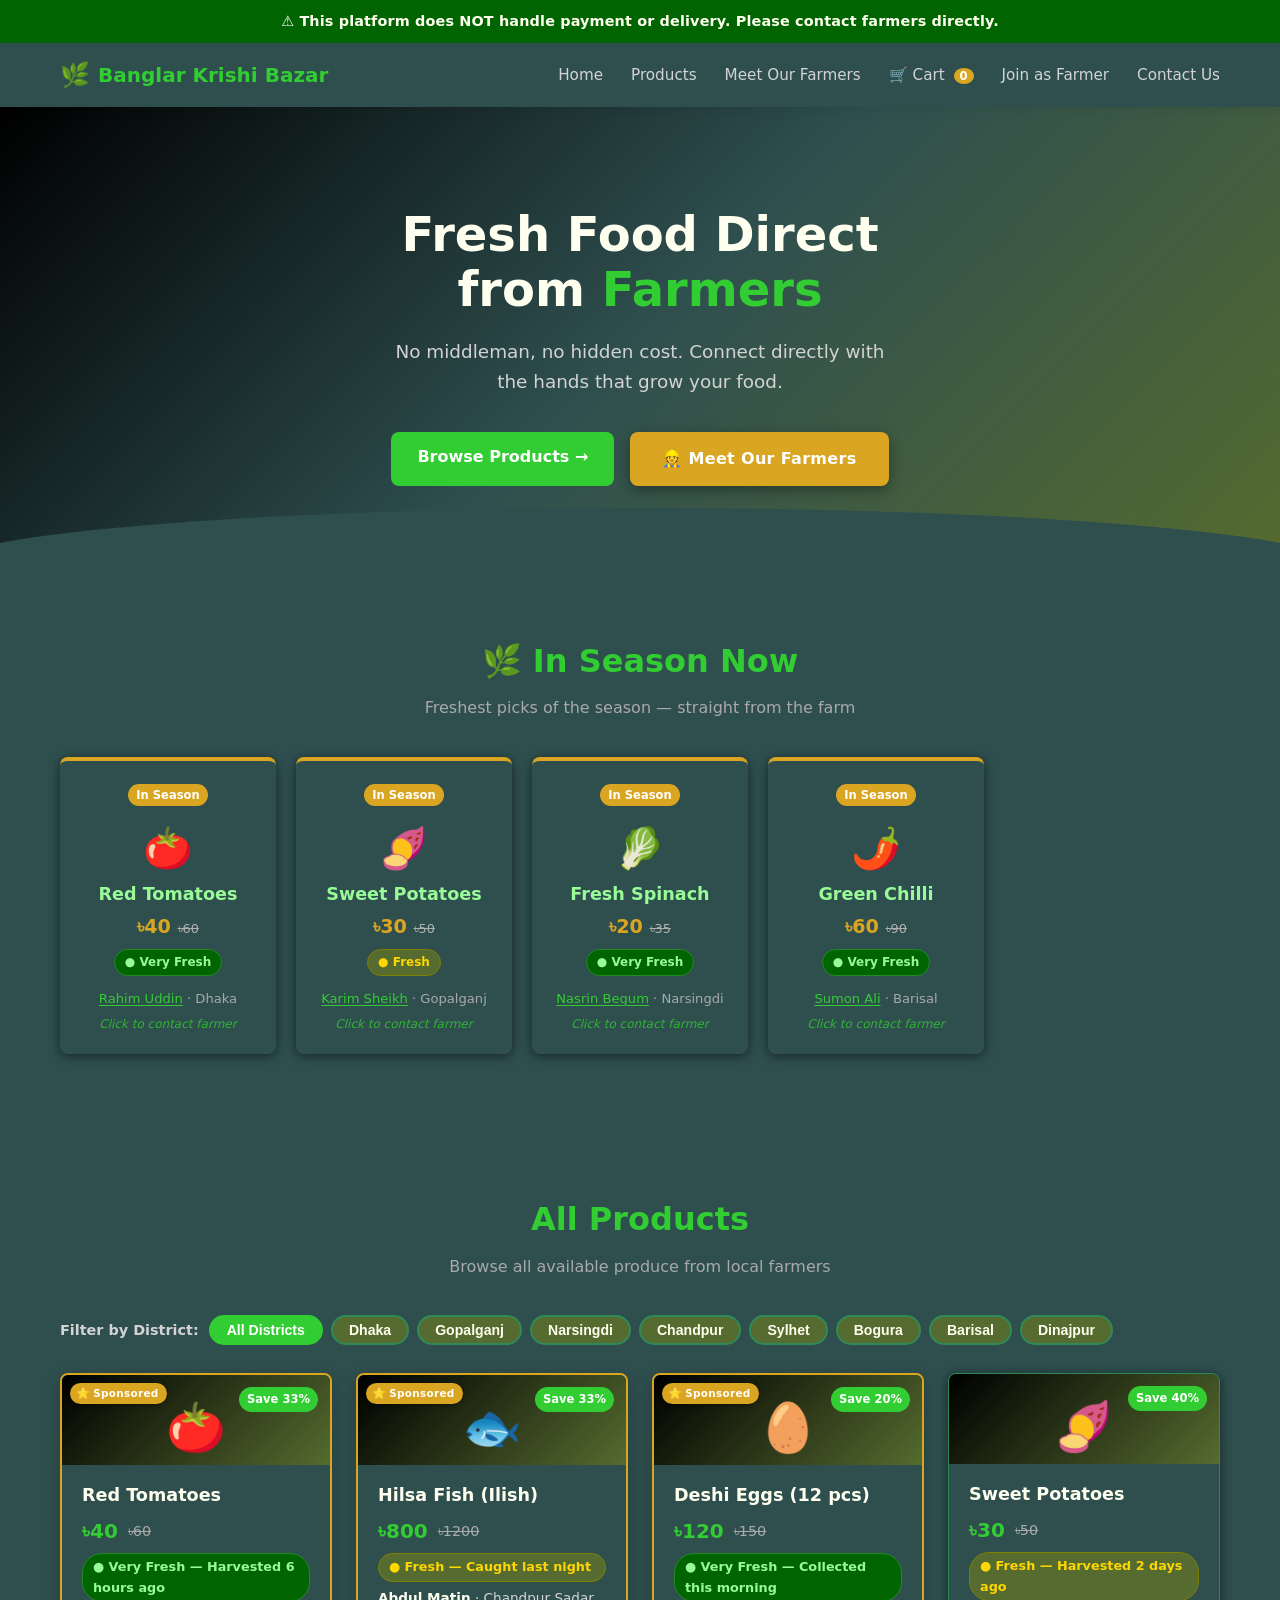
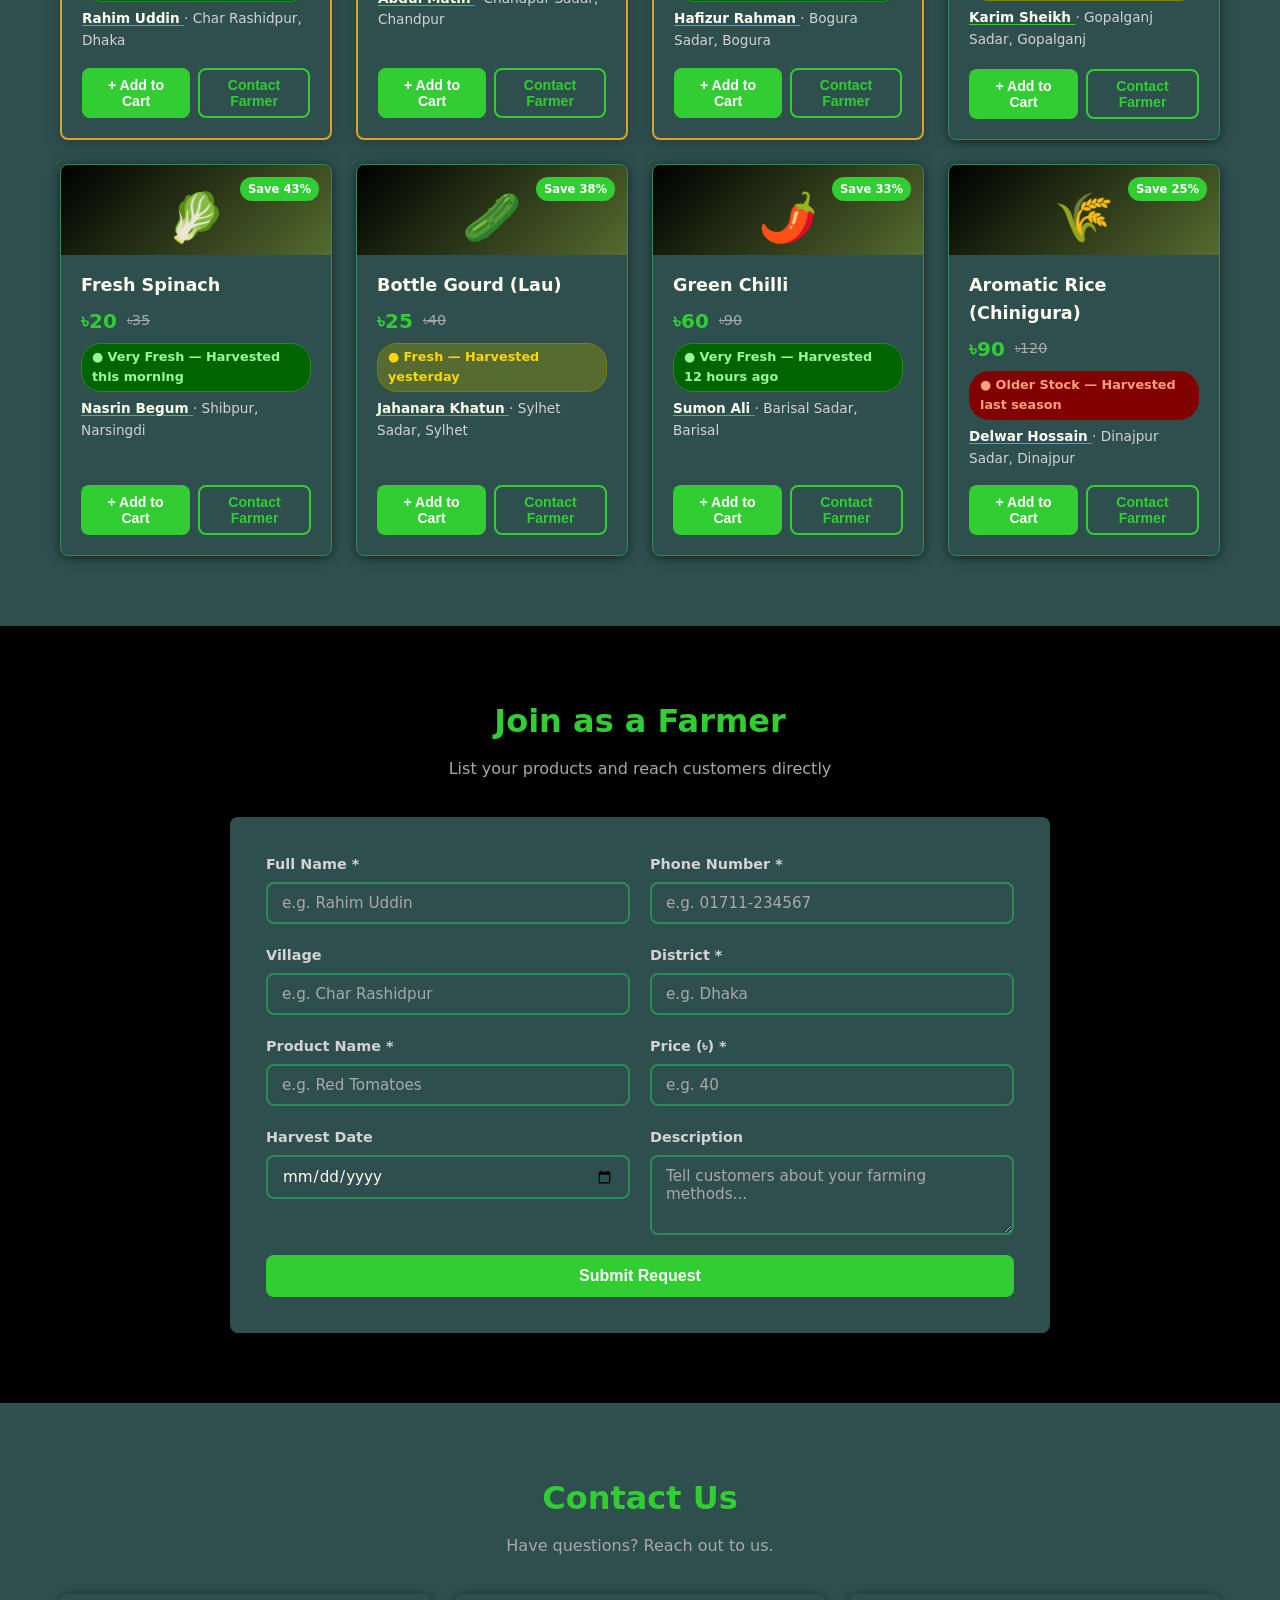
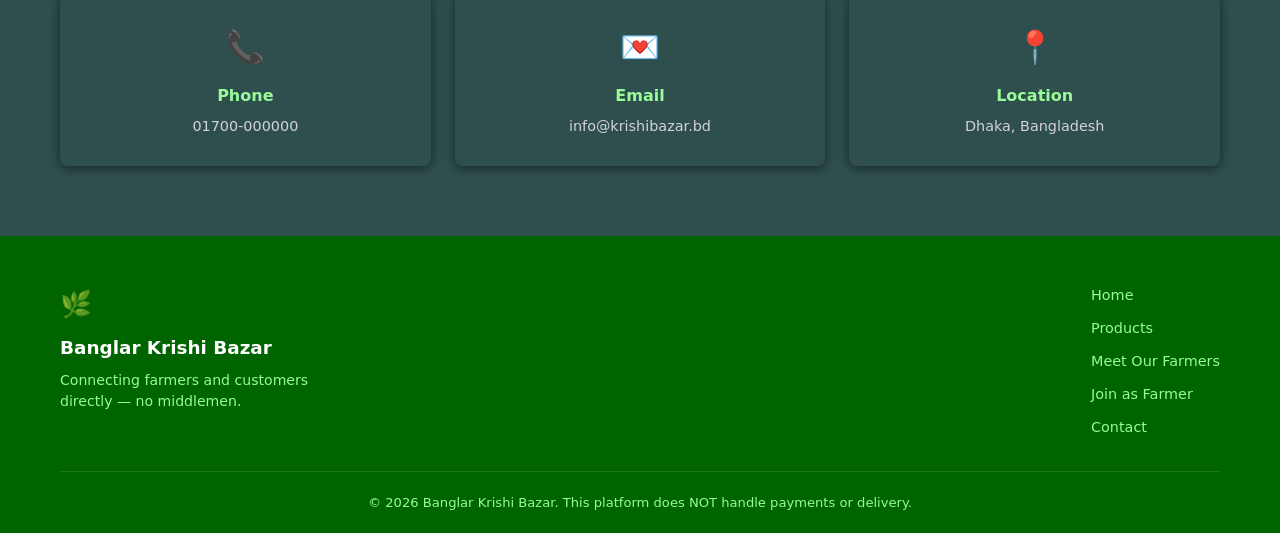
<file: index.html>
<!DOCTYPE html>
<!--
  ╔══════════════════════════════════════════════════════════════╗
  ║  Banglar Krishi Bazar — index.html (Home Page)              ║
  ║  Plain HTML · No framework · No backend                     ║
  ╠══════════════════════════════════════════════════════════════╣
  ║  QUICK EDITS — Ctrl+F the arrow text to jump there:         ║
  ║                                                              ║
  ║  ► Browser tab title       → "SITE TITLE"                   ║
  ║  ► Top warning banner      → "DISCLAIMER BANNER"            ║
  ║  ► Hero headline & tagline → "HERO HEADLINE"                ║
  ║  ► Hero button labels      → "HERO BUTTONS"                 ║
  ║  ► Contact phone/email     → "CONTACT DETAILS"              ║
  ║  ► Footer tagline          → "FOOTER TAGLINE"               ║
  ║  ► Copyright year/text     → "COPYRIGHT"                    ║
  ║                                                              ║
  ║  Products & farmers    → script.js  › search "PRODUCT DATA" ║
  ║  Button labels         → script.js  › search "BUTTON LABELS"║
  ║  All colors & fonts    → style.css  › search "CSS VARIABLES"║
  ╚══════════════════════════════════════════════════════════════╝
-->
<html lang="en">
<head>
  <meta charset="UTF-8" />
  <meta name="viewport" content="width=device-width, initial-scale=1.0" />
  <!-- SITE TITLE — shows in browser tab -->
  <title>Banglar Krishi Bazar</title>
  <link rel="stylesheet" href="style.css" />
</head>
<body>

  <!-- DISCLAIMER BANNER — edit the warning text below -->
  <div class="disclaimer-banner">
    &#9888; This platform does NOT handle payment or delivery. Please contact farmers directly.
  </div>

  <!-- NAVBAR -->
  <nav class="navbar" id="navbar">
    <div class="nav-container">
      <a href="index.html" class="nav-logo">
        <span class="logo-icon">&#127807;</span>
        Banglar Krishi Bazar
      </a>
      <button class="hamburger" id="hamburger" aria-label="Open menu" data-testid="button-hamburger">
        <span></span><span></span><span></span>
      </button>
      <ul class="nav-links" id="nav-links">
        <li><a href="index.html" data-testid="link-home">Home</a></li>
        <li><a href="#products" data-testid="link-products">Products</a></li>
        <li><a href="farmers.html" data-testid="link-farmers">Meet Our Farmers</a></li>
        <li>
          <a href="#" id="cart-nav-btn" data-testid="button-cart-nav">
            &#128722; Cart <span class="cart-count" id="cart-count">0</span>
          </a>
        </li>
        <li><a href="#join" data-testid="link-join">Join as Farmer</a></li>
        <li><a href="#contact" data-testid="link-contact">Contact Us</a></li>
      </ul>
    </div>
  </nav>

  <!-- HERO SECTION -->
  <section class="hero" id="home">
    <div class="hero-content">
      <!-- HERO HEADLINE — change the main headline text below -->
      <h1>Fresh Food Direct<br>from <span class="highlight">Farmers</span></h1>
      <!-- HERO TAGLINE — change the subtitle below -->
      <p>No middleman, no hidden cost. Connect directly with the hands that grow your food.</p>
      <!-- HERO BUTTONS — change button labels below -->
      <div class="hero-btn-group">
        <a href="#products" class="btn btn-primary" data-testid="button-browse-products">Browse Products &rarr;</a>
        <a href="farmers.html" class="btn btn-hero-farmers" data-testid="button-meet-farmers">&#128119; Meet Our Farmers</a>
      </div>
    </div>
    <div class="hero-wave"></div>
  </section>

  <!-- IN SEASON NOW -->
  <section class="seasonal" id="seasonal">
    <div class="container">
      <h2 class="section-title">&#127807; In Season Now</h2>
      <p class="section-subtitle">Freshest picks of the season — straight from the farm</p>
      <div class="seasonal-grid" id="seasonal-grid"></div>
    </div>
  </section>

  <!-- ALL PRODUCTS (sponsored pinned at top) -->
  <section class="products" id="products">
    <div class="container">

      <h2 class="section-title">All Products</h2>
      <p class="section-subtitle">Browse all available produce from local farmers</p>
      <div class="filter-bar">
        <label class="filter-label">Filter by District:</label>
        <div class="filter-pills" id="filter-pills"></div>
      </div>
      <div class="product-grid" id="product-grid"></div>
    </div>
  </section>

  <!-- JOIN AS FARMER FORM -->
  <section class="join" id="join">
    <div class="container">
      <h2 class="section-title">Join as a Farmer</h2>
      <p class="section-subtitle">List your products and reach customers directly</p>
      <form class="farmer-form" id="farmer-form" novalidate>
        <div class="form-row">
          <div class="form-group">
            <label for="fullName">Full Name *</label>
            <input type="text" id="fullName" name="fullName" placeholder="e.g. Rahim Uddin" required data-testid="input-fullname" />
          </div>
          <div class="form-group">
            <label for="phone">Phone Number *</label>
            <input type="tel" id="phone" name="phone" placeholder="e.g. 01711-234567" required data-testid="input-phone" />
          </div>
        </div>
        <div class="form-row">
          <div class="form-group">
            <label for="village">Village</label>
            <input type="text" id="village" name="village" placeholder="e.g. Char Rashidpur" data-testid="input-village" />
          </div>
          <div class="form-group">
            <label for="district">District *</label>
            <input type="text" id="district" name="district" placeholder="e.g. Dhaka" required data-testid="input-district" />
          </div>
        </div>
        <div class="form-row">
          <div class="form-group">
            <label for="productName">Product Name *</label>
            <input type="text" id="productName" name="productName" placeholder="e.g. Red Tomatoes" required data-testid="input-productname" />
          </div>
          <div class="form-group">
            <label for="price">Price (&#2547;) *</label>
            <input type="number" id="price" name="price" placeholder="e.g. 40" required data-testid="input-price" />
          </div>
        </div>
        <div class="form-row">
          <div class="form-group">
            <label for="harvestDate">Harvest Date</label>
            <input type="date" id="harvestDate" name="harvestDate" data-testid="input-harvestdate" />
          </div>
          <div class="form-group">
            <label for="description">Description</label>
            <textarea id="description" name="description" rows="3" placeholder="Tell customers about your farming methods..." data-testid="input-description"></textarea>
          </div>
        </div>
        <button type="submit" class="btn btn-primary btn-full" data-testid="button-submit-farmer">Submit Request</button>
      </form>
    </div>
  </section>

  <!-- CONTACT SECTION -->
  <section class="contact" id="contact">
    <div class="container contact-inner">
      <h2 class="section-title">Contact Us</h2>
      <p class="section-subtitle">Have questions? Reach out to us.</p>
      <div class="contact-cards">
        <!-- CONTACT DETAILS — change phone, email, location below -->
        <div class="contact-card">
          <div class="contact-icon">&#128222;</div>
          <h3>Phone</h3>
          <p>01700-000000</p>          <!-- ← your phone number -->
        </div>
        <div class="contact-card">
          <div class="contact-icon">&#128140;</div>
          <h3>Email</h3>
          <p>info@krishibazar.bd</p>   <!-- ← your email address -->
        </div>
        <div class="contact-card">
          <div class="contact-icon">&#128205;</div>
          <h3>Location</h3>
          <p>Dhaka, Bangladesh</p>     <!-- ← your location -->
        </div>
      </div>
    </div>
  </section>

  <!-- FOOTER -->
  <footer class="footer">
    <div class="container">
      <div class="footer-top">
        <div class="footer-brand">
          <span class="logo-icon">&#127807;</span>
          <!-- FOOTER TAGLINE — site name and short description -->
          <strong>Banglar Krishi Bazar</strong>
          <p>Connecting farmers and customers directly — no middlemen.</p>
        </div>
        <div class="footer-links">
          <a href="index.html">Home</a>
          <a href="#products">Products</a>
          <a href="farmers.html">Meet Our Farmers</a>
          <a href="#join">Join as Farmer</a>
          <a href="#contact">Contact</a>
        </div>
      </div>
      <div class="footer-bottom">
        <!-- COPYRIGHT — update year or text here -->
        <p>&#169; 2026 Banglar Krishi Bazar. This platform does NOT handle payments or delivery.</p>
      </div>
    </div>
  </footer>

  <!-- CART MODAL -->
  <div class="modal-overlay" id="cart-overlay" data-testid="cart-overlay">
    <div class="modal cart-modal">
      <div class="modal-header">
        <h2>&#128722; Your Cart</h2>
        <button class="close-btn" id="close-cart" data-testid="button-close-cart">&times;</button>
      </div>
      <div class="disclaimer-box">
        &#9888; This platform does NOT handle payment or delivery. Please contact farmers directly.
      </div>
      <div class="cart-items" id="cart-items"></div>
      <div class="cart-footer" id="cart-footer"></div>
    </div>
  </div>

  <!-- FARMER MODAL -->
  <div class="modal-overlay" id="farmer-overlay" data-testid="farmer-overlay">
    <div class="modal farmer-modal">
      <div class="modal-header">
        <h2>&#128119; Farmer Details</h2>
        <button class="close-btn" id="close-farmer" data-testid="button-close-farmer">&times;</button>
      </div>
      <div class="disclaimer-box">
        &#9888; Call or message the farmer to purchase directly. We do NOT handle payments or delivery.
      </div>
      <div id="farmer-details"></div>
    </div>
  </div>

  <!-- MULTI-FARMER MODAL -->
  <div class="modal-overlay" id="multi-farmer-overlay" data-testid="multi-farmer-overlay">
    <div class="modal farmer-modal">
      <div class="modal-header">
        <h2>&#128119; Farmers for Your Cart Items</h2>
        <button class="close-btn" id="close-multi-farmer" data-testid="button-close-multi-farmer">&times;</button>
      </div>
      <div class="disclaimer-box">
        &#9888; This platform does NOT handle payment or delivery. Please contact each farmer directly.
      </div>
      <div id="multi-farmer-details"></div>
    </div>
  </div>

  <div class="toast" id="toast"></div>

  <script src="script.js"></script>
</body>
</html>
</file>
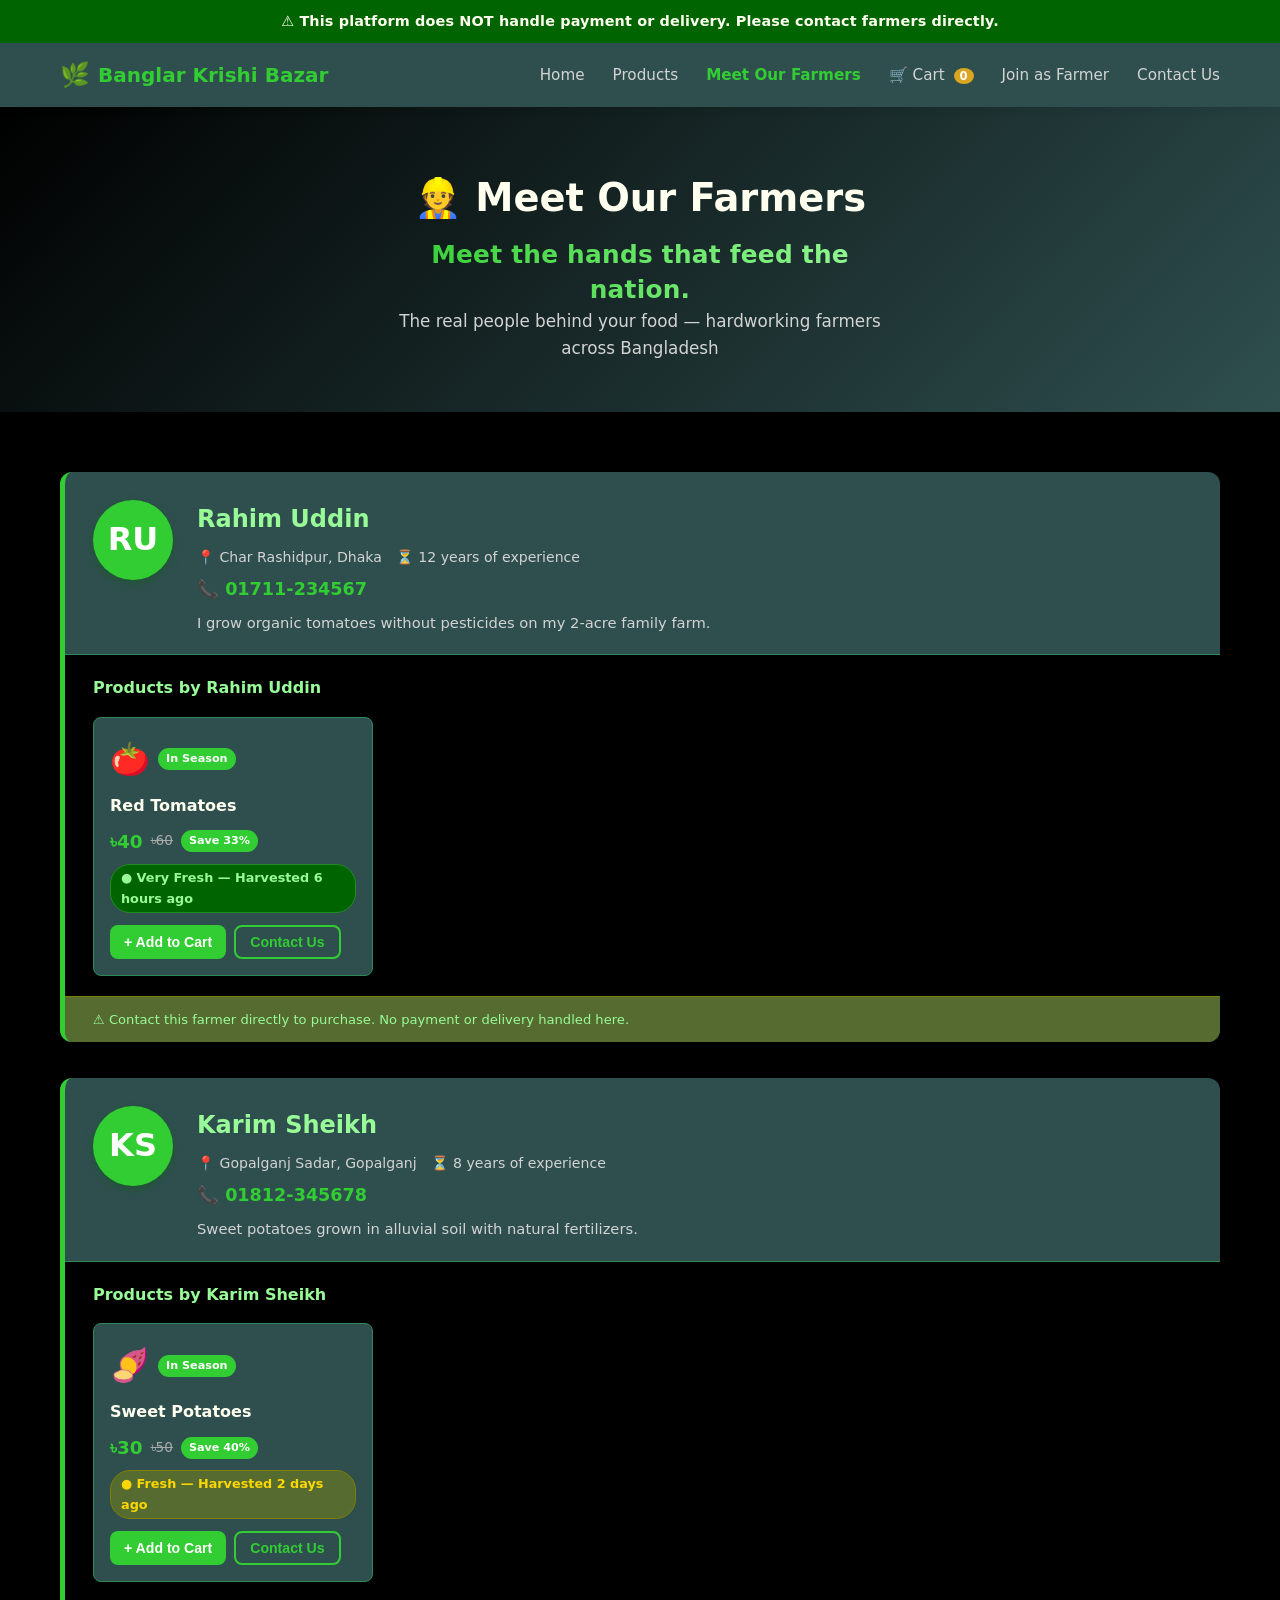
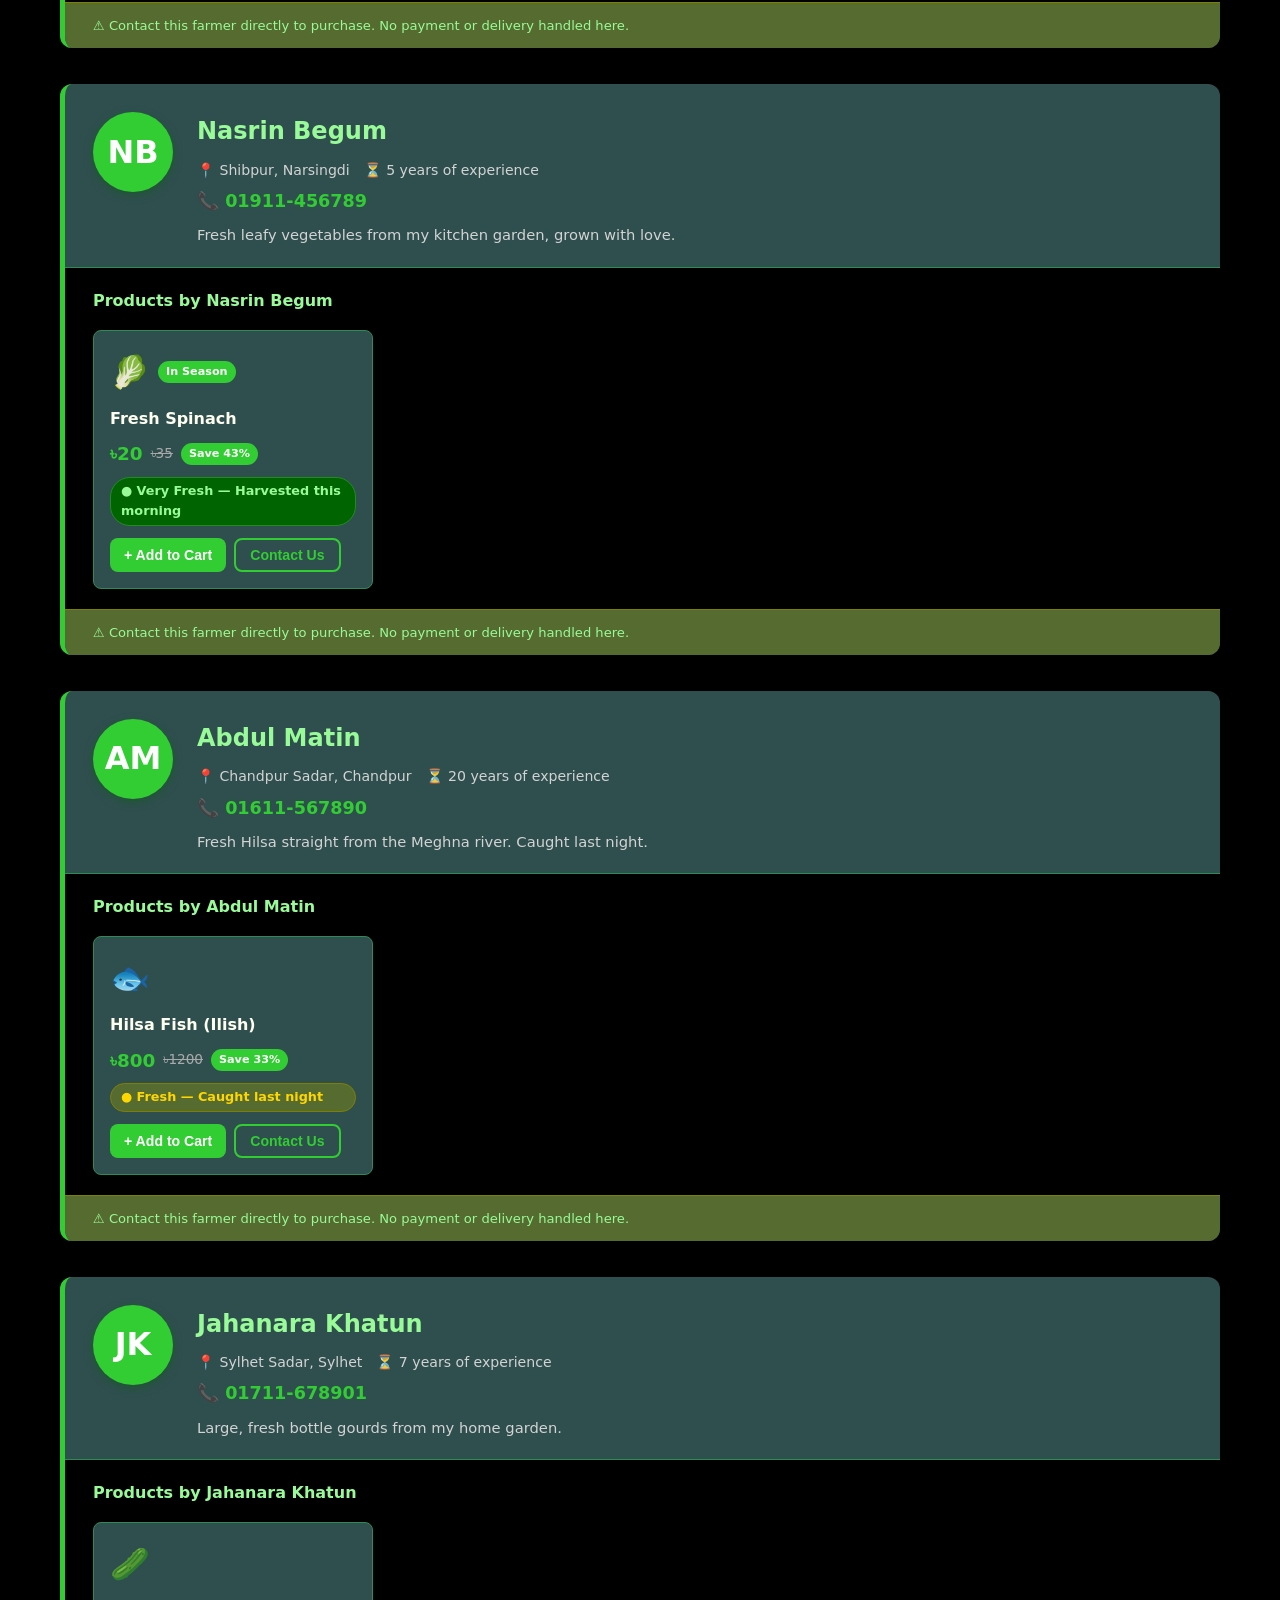
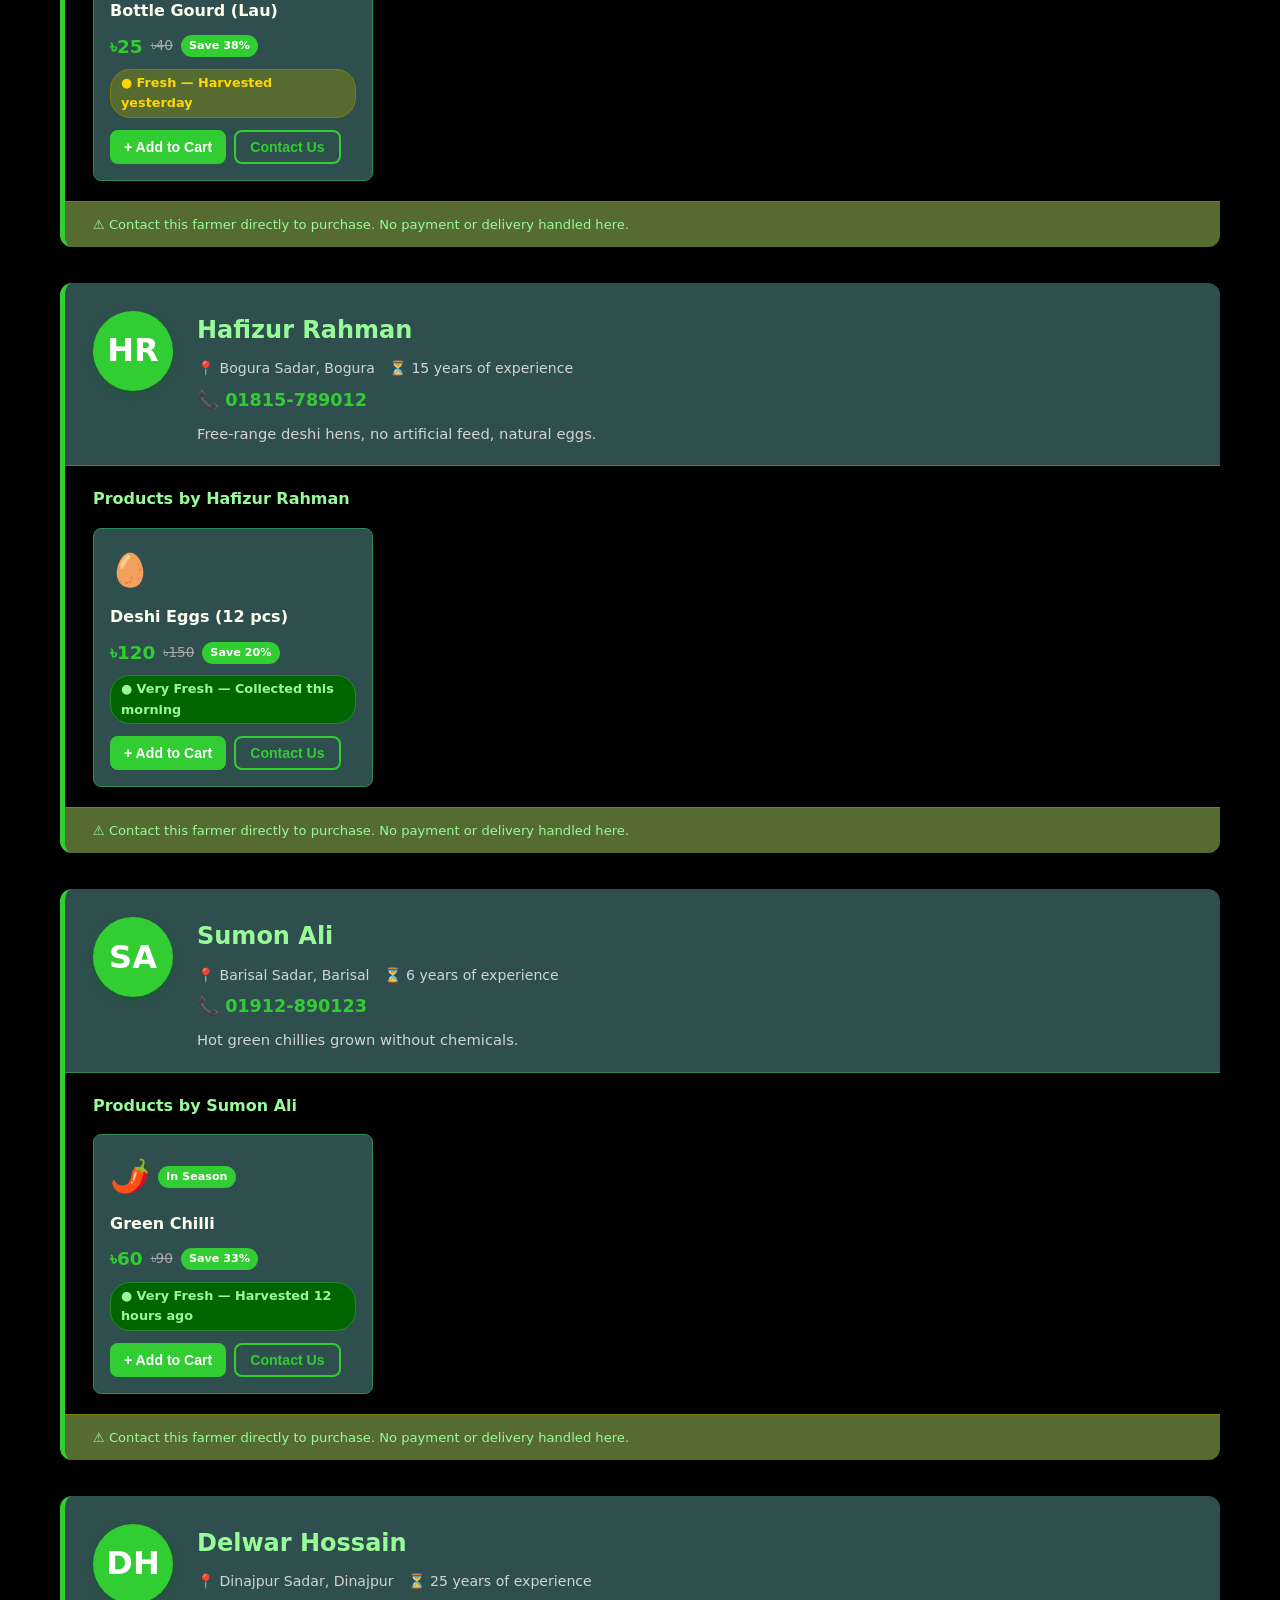
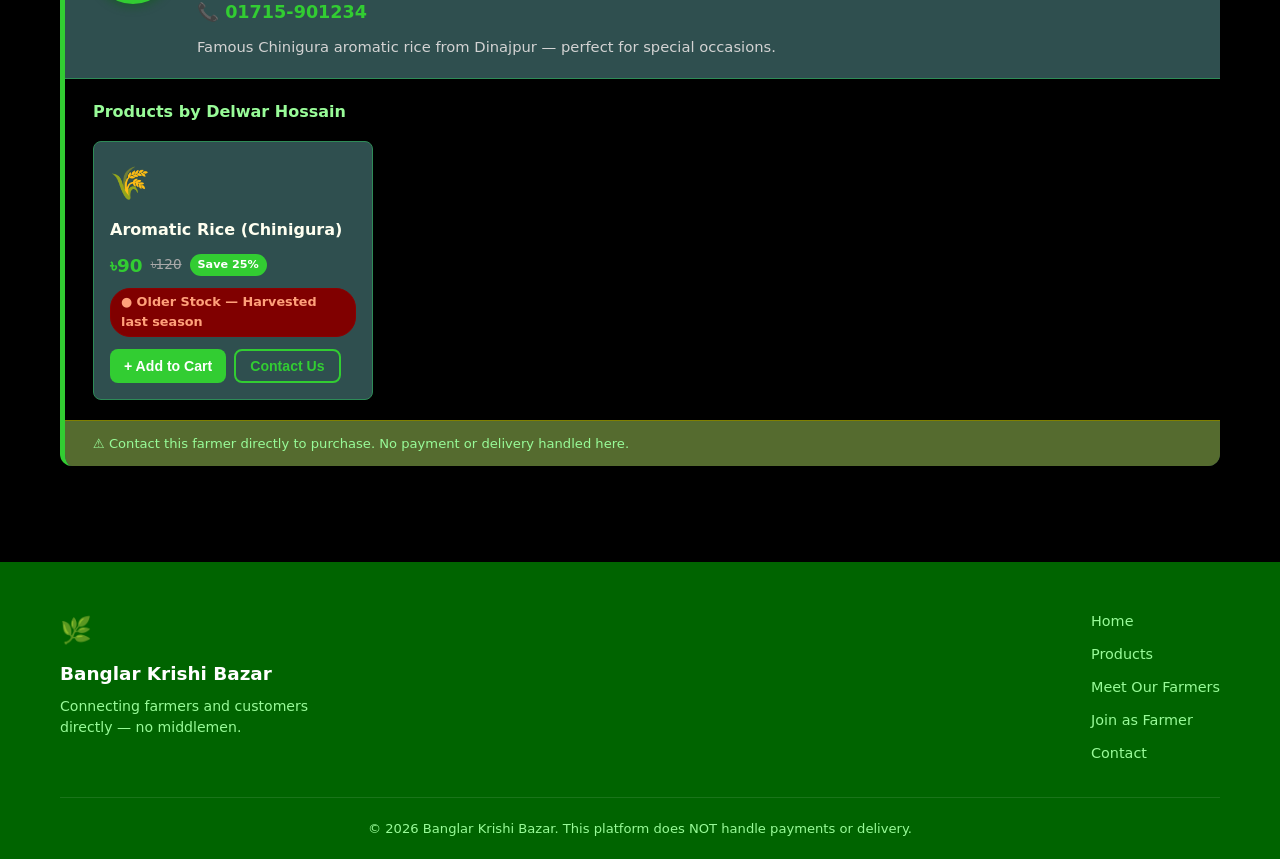
<file: farmers.html>
<!DOCTYPE html>
<!--
  ╔══════════════════════════════════════════════════════════════╗
  ║  Banglar Krishi Bazar — farmers.html (Farmers Page)         ║
  ║  Plain HTML · No framework · No backend                     ║
  ╠══════════════════════════════════════════════════════════════╣
  ║  QUICK EDITS — Ctrl+F the arrow text to jump there:         ║
  ║                                                              ║
  ║  ► Browser tab title       → "SITE TITLE"                   ║
  ║  ► Top warning banner      → "DISCLAIMER BANNER"            ║
  ║  ► Page headline           → "PAGE HEADLINE"                ║
  ║  ► Bold tagline            → "PAGE TAGLINE"                 ║
  ║  ► Footer tagline          → "FOOTER TAGLINE"               ║
  ║  ► Copyright year/text     → "COPYRIGHT"                    ║
  ║                                                              ║
  ║  Farmer profiles & products → script.js › "PRODUCT DATA"   ║
  ║  All colors & fonts         → style.css › "CSS VARIABLES"   ║
  ╚══════════════════════════════════════════════════════════════╝
-->
<html lang="en">
<head>
  <meta charset="UTF-8" />
  <meta name="viewport" content="width=device-width, initial-scale=1.0" />
  <!-- SITE TITLE — shows in browser tab -->
  <title>Meet Our Farmers — Banglar Krishi Bazar</title>
  <link rel="stylesheet" href="style.css" />
</head>
<body>

  <!-- DISCLAIMER BANNER — edit the warning text below -->
  <div class="disclaimer-banner">
    &#9888; This platform does NOT handle payment or delivery. Please contact farmers directly.
  </div>

  <!-- NAVBAR -->
  <nav class="navbar" id="navbar">
    <div class="nav-container">
      <a href="index.html" class="nav-logo">
        <span class="logo-icon">&#127807;</span>
        Banglar Krishi Bazar
      </a>
      <button class="hamburger" id="hamburger" aria-label="Open menu" data-testid="button-hamburger">
        <span></span><span></span><span></span>
      </button>
      <ul class="nav-links" id="nav-links">
        <li><a href="index.html" data-testid="link-home">Home</a></li>
        <li><a href="index.html#products" data-testid="link-products">Products</a></li>
        <li><a href="farmers.html" class="nav-active" data-testid="link-farmers">Meet Our Farmers</a></li>
        <li>
          <a href="#" id="cart-nav-btn" data-testid="button-cart-nav">
            &#128722; Cart <span class="cart-count" id="cart-count">0</span>
          </a>
        </li>
        <li><a href="index.html#join" data-testid="link-join">Join as Farmer</a></li>
        <li><a href="index.html#contact" data-testid="link-contact">Contact Us</a></li>
      </ul>
    </div>
  </nav>

  <!-- PAGE HERO -->
  <section class="page-hero">
    <div class="container">
      <!-- PAGE HEADLINE — main heading on this page -->
      <h1>&#128119; Meet Our Farmers</h1>
      <!-- PAGE TAGLINE — bold gradient line below the headline -->
      <p class="page-hero-sub"><strong class="page-hero-tagline">Meet the hands that feed the nation.</strong></p>
      <p>The real people behind your food — hardworking farmers across Bangladesh</p>
    </div>
  </section>

  <!-- FARMERS LIST (rendered by JS below) -->
  <section class="farmers-page" id="farmers-page">
    <div class="container">
      <div id="farmers-list"></div>
    </div>
  </section>

  <!-- FOOTER -->
  <footer class="footer">
    <div class="container">
      <div class="footer-top">
        <div class="footer-brand">
          <span class="logo-icon">&#127807;</span>
          <!-- FOOTER TAGLINE — site name and short description -->
          <strong>Banglar Krishi Bazar</strong>
          <p>Connecting farmers and customers directly — no middlemen.</p>
        </div>
        <div class="footer-links">
          <a href="index.html">Home</a>
          <a href="index.html#products">Products</a>
          <a href="farmers.html">Meet Our Farmers</a>
          <a href="index.html#join">Join as Farmer</a>
          <a href="index.html#contact">Contact</a>
        </div>
      </div>
      <div class="footer-bottom">
        <!-- COPYRIGHT — update year or text here -->
        <p>&#169; 2026 Banglar Krishi Bazar. This platform does NOT handle payments or delivery.</p>
      </div>
    </div>
  </footer>

  <!-- CART MODAL (shared) -->
  <div class="modal-overlay" id="cart-overlay" data-testid="cart-overlay">
    <div class="modal cart-modal">
      <div class="modal-header">
        <h2>&#128722; Your Cart</h2>
        <button class="close-btn" id="close-cart" data-testid="button-close-cart">&times;</button>
      </div>
      <div class="disclaimer-box">
        &#9888; This platform does NOT handle payment or delivery. Please contact farmers directly.
      </div>
      <div class="cart-items" id="cart-items"></div>
      <div class="cart-footer" id="cart-footer"></div>
    </div>
  </div>

  <!-- FARMER MODAL (shared) -->
  <div class="modal-overlay" id="farmer-overlay" data-testid="farmer-overlay">
    <div class="modal farmer-modal">
      <div class="modal-header">
        <h2>&#128119; Farmer Details</h2>
        <button class="close-btn" id="close-farmer" data-testid="button-close-farmer">&times;</button>
      </div>
      <div class="disclaimer-box">
        &#9888; Call or message the farmer to purchase directly. We do NOT handle payments or delivery.
      </div>
      <div id="farmer-details"></div>
    </div>
  </div>

  <!-- MULTI-FARMER MODAL (shared) -->
  <div class="modal-overlay" id="multi-farmer-overlay" data-testid="multi-farmer-overlay">
    <div class="modal farmer-modal">
      <div class="modal-header">
        <h2>&#128119; Farmers for Your Cart Items</h2>
        <button class="close-btn" id="close-multi-farmer" data-testid="button-close-multi-farmer">&times;</button>
      </div>
      <div class="disclaimer-box">
        &#9888; This platform does NOT handle payment or delivery. Please contact each farmer directly.
      </div>
      <div id="multi-farmer-details"></div>
    </div>
  </div>

  <div class="toast" id="toast"></div>

  <!-- Load shared script -->
  <script src="script.js"></script>

  <!-- Farmers page specific rendering -->
  <script>
    function renderFarmersPage() {
      const list = document.getElementById("farmers-list");
      if (!list) return;

      list.innerHTML = products.map(p => {
        const f = p.farmer;
        const initials = f.name.split(" ").map(w => w[0]).join("").toUpperCase();
        const fi = getFreshnessInfo(p.freshness);
        const savePct = savings(p);

        return `
          <div class="farmer-profile-card" id="farmer-${p.id}" data-testid="farmer-profile-${p.id}">
            <!-- Farmer Info -->
            <div class="fp-header">
              <div class="fp-avatar">${initials}</div>
              <div class="fp-info">
                <h2 class="fp-name">${f.name}</h2>
                <div class="fp-meta">
                  <span>&#128205; ${f.village}, ${f.district}</span>
                  <span>&#9203; ${f.experience} of experience</span>
                </div>
                <div class="fp-phone">&#128222; ${f.phone}</div>
                <p class="fp-description">${f.description}</p>
              </div>
            </div>

            <!-- Farmer's Products -->
            <div class="fp-products">
              <h3 class="fp-products-title">Products by ${f.name}</h3>
              <div class="fp-product-row">
                <div class="fp-product-item" data-testid="fp-product-${p.id}">
                  <div class="fp-prod-top">
                    <span class="fp-prod-icon">${p.icon}</span>
                    ${p.sponsored ? '<span class="sponsored-tag">Sponsored</span>' : ''}
                    ${p.season ? '<span class="season-tag">In Season</span>' : ''}
                  </div>
                  <div class="fp-prod-name">${p.name}</div>
                  <div class="fp-prod-price">
                    <span class="fp-price">৳${p.price}</span>
                    <span class="fp-market">৳${p.marketPrice}</span>
                    <span class="fp-save">Save ${savePct}%</span>
                  </div>
                  <span class="freshness-label ${fi.cls}">&#9679; ${fi.label} — ${p.freshness}</span>
                  <div class="fp-prod-actions">
                    <button class="btn btn-primary btn-sm" onclick="addToCart(${p.id})" data-testid="fp-add-cart-${p.id}">
                      + Add to Cart
                    </button>
                    <button class="btn btn-outline btn-sm" onclick="openFarmerModal(${p.id})" data-testid="fp-contact-${p.id}">
                      Contact Us
                    </button>
                  </div>
                </div>
              </div>
            </div>

            <div class="fp-disclaimer">
              &#9888; Contact this farmer directly to purchase. No payment or delivery handled here.
            </div>
          </div>
        `;
      }).join("");

      // After rendering, scroll to anchor if URL has #farmer-X
      const hash = window.location.hash;
      if (hash) {
        setTimeout(() => {
          const el = document.querySelector(hash);
          if (el) el.scrollIntoView({ behavior: "smooth", block: "start" });
        }, 100);
      }
    }

    renderFarmersPage();
  </script>
</body>
</html>
</file>
<file: style.css>
/* ==============================================================
   HOW TO CHANGE COLORS — READ THIS FIRST
   ==============================================================

   STEP 1 — Look at the big list below (called ":root").
            Each line controls one color for the WHOLE SITE.
            Change the color name on the right side of the colon.
            Example:  --main-green: limegreen;
            Change to: --main-green: royalblue;
            → The whole site becomes blue!

   STEP 2 — Some colors are set directly on a specific element
            (like the footer or the freshness labels).
            Those have a comment like:
            ← CHANGE THIS: what this color controls
            Just search for "CHANGE THIS" to find them all.

   STEP 3 — Only use color names, NOT hex codes (#xxxxxx).
            Full list of allowed color names:
            https://developer.mozilla.org/en-US/docs/Web/CSS/named-color

   ============================================================== */


/* ==============================================================
   MAIN COLOR SETTINGS — change colors here to update the whole site
   ==============================================================
   These are called "variables". Edit a value here once and
   it automatically updates everywhere on the site.
   ============================================================== */
:root {

  /* -------------------------------------------------------
     MAIN GREEN COLOR
     This is the most important color — it controls:
     - All main buttons (like "Add to Cart", "Shop Now")
     - All section titles/headings
     - Badges and tags (like "Fresh Today", "In Season")
     - Clickable farmer names
     - The border stripe on the left of farmer profile cards
     To change the whole site's main color, only edit THIS line.
     ------------------------------------------------------- */
  --primary-color: limegreen;

  /* -------------------------------------------------------
     DARKER VERSION OF THE MAIN GREEN
     Used for:
     - Website name / logo text in the menu bar
     - Prices on product cards
     - Farmer names in the farmer popup window
     - Headings inside popup windows
     - Headings on contact cards
     - The +/- quantity button text in the cart
     ------------------------------------------------------- */
  --primary-dark: mediumseagreen;

  /* -------------------------------------------------------
     LIGHTER / SOFTER GREEN
     Used for:
     - Soft background accents
     - The "Fresh" label color (text)
     ------------------------------------------------------- */
  --primary-light: palegreen;

  /* -------------------------------------------------------
     BACKGROUND OF SMALL INNER ELEMENTS
     Used for:
     - Background of the freshness tag on product cards
     - Background of the +/- quantity buttons in the cart
     - Background of category filter buttons (unselected)
     ------------------------------------------------------- */
  --secondary-color: darkolivegreen;

  /* -------------------------------------------------------
     GOLD / AMBER ACCENT COLOR
     Used for:
     - The number badge on the cart icon
     - The "Sponsored" tag on products
     - The "In Season" badge on seasonal cards
     - The gold border on top of seasonal cards
     - The "View All Farmers" button in the top banner
     ------------------------------------------------------- */
  --accent-color: goldenrod;

  /* -------------------------------------------------------
     DARKER GOLD (for hover states on gold buttons)
     Used for:
     - Hover color when you move mouse over gold buttons
     - Price text in the seasonal section
     ------------------------------------------------------- */
  --accent-dark: darkgoldenrod;

  /* -------------------------------------------------------
     MAIN TEXT COLOR (headings and important text)
     This should be a LIGHT color because the background is dark.
     Used for:
     - Big headings on the top banner
     - Product names on cards
     - Farmer name bold text in "Sold by" line
     - Cart item names
     - Form input text (what you type)
     - Total amount text in the cart
     ------------------------------------------------------- */
  --text-dark: ivory;

  /* -------------------------------------------------------
     NORMAL BODY TEXT COLOR
     Used for:
     - Paragraph text, descriptions, labels
     - Nav menu links (before hover)
     - Form field labels (like "Your Name", "Phone")
     - "Sold by ..." text on product cards
     - Farmer details in the popup window
     - Text on contact cards
     ------------------------------------------------------- */
  --text-mid: lightgray;

  /* -------------------------------------------------------
     MUTED / SMALL TEXT COLOR
     Used for:
     - Section sub-headings (the smaller text below the title)
     - The old/crossed-out price on product cards
     - The "grown by ..." small text on seasonal cards
     - Placeholder text inside form fields
     - The × close button on popup windows
     - Empty cart message
     ------------------------------------------------------- */
  --text-light: darkgray;

  /* -------------------------------------------------------
     CARD AND MENU BAR BACKGROUND COLOR
     This is the background of:
     - The menu bar at the top
     - All product cards
     - All popup windows (cart, farmer detail)
     - The registration form box
     - Contact cards
     - The decorative wave between the top banner and cards
     ------------------------------------------------------- */
  --bg-white: darkslategray;

  /* -------------------------------------------------------
     DEEP / DARK SECTION BACKGROUND COLOR
     Used for:
     - The "Join as Farmer" section background
     - The Farmers listing page background
     - The product sub-section on farmer profile cards
     ------------------------------------------------------- */
  --bg-light: black;

  /* -------------------------------------------------------
     ALTERNATE SECTION BACKGROUND COLOR
     Used for:
     - The "In Season Now" section
     - The "Contact Us" section
     ------------------------------------------------------- */
  --bg-warm: darkslategray;

  /* -------------------------------------------------------
     BORDER / DIVIDER LINE COLOR
     Used for:
     - All thin borders around cards
     - Divider lines inside popup windows
     - Input field borders
     ------------------------------------------------------- */
  --border-color: seagreen;

  /* -------------------------------------------------------
     FONT (text style)
     Change this to use a different font on the whole site.
     Example fonts you can write here:
     Georgia, serif            → classic serif style
     'Courier New', monospace  → typewriter style
     Arial, sans-serif         → simple clean style
     ------------------------------------------------------- */
  --font-main: 'Segoe UI', system-ui, -apple-system, sans-serif;

  /* -------------------------------------------------------
     CORNER ROUNDNESS, SHADOWS, ANIMATION SPEED
     These control the shape and feel — you rarely need to change these.
     --border-radius  → how rounded the corners of cards/buttons are
     --shadow         → the soft shadow under cards (normal)
     --shadow-hover   → the shadow when you hover over a card
     --transition     → how fast hover animations happen
     ------------------------------------------------------- */
  --border-radius: 8px;
  --shadow: 0 2px 12px rgba(0,0,0,0.55);
  --shadow-hover: 0 8px 32px rgba(0,0,0,0.70);
  --transition: 0.25s ease;
}


/* ==============================================================
   BASIC PAGE SETUP (reset and defaults — no need to change)
   ============================================================== */
*, *::before, *::after {
  box-sizing: border-box;
  margin: 0;
  padding: 0;
}

html {
  scroll-behavior: smooth;
}

body {
  font-family: var(--font-main);
  color: var(--text-dark);
  background: black;         /* ← CHANGE THIS: the color of the page background behind all cards */
  line-height: 1.6;
}

a {
  text-decoration: none;
  color: inherit;
}

ul {
  list-style: none;
}

img {
  max-width: 100%;
}


/* ==============================================================
   SECTION TITLES (the big centered heading in each section)
   ============================================================== */
.container {
  max-width: 1200px;
  margin: 0 auto;
  padding: 0 20px;
}

.section-title {
  font-size: 2rem;
  font-weight: 700;
  color: var(--primary-color);   /* ← big section heading color — change --primary-color above */
  margin-bottom: 8px;
  text-align: center;
}

.section-subtitle {
  font-size: 1rem;
  color: var(--text-light);      /* ← small text below the big heading — change --text-light above */
  text-align: center;
  margin-bottom: 36px;
}


/* ==============================================================
   BUTTONS
   There are 4 types of buttons — each is labeled below.
   ============================================================== */

/* Base button shape — no color here, just size/shape */
.btn {
  display: inline-block;
  padding: 12px 26px;
  border-radius: var(--border-radius);
  font-size: 1rem;
  font-weight: 600;
  border: none;
  cursor: pointer;
  transition: background var(--transition), transform var(--transition), box-shadow var(--transition);
}

/* GREEN BUTTON — used for "Add to Cart", "Shop Now" */
.btn-primary {
  background: var(--primary-color);  /* ← green button background — change --primary-color above */
  color: white;                       /* ← green button text color */
}
.btn-primary:hover {
  background: var(--primary-dark);   /* ← green button color when mouse hovers — change --primary-dark */
  transform: translateY(-2px);
  box-shadow: var(--shadow-hover);
}

/* OUTLINE BUTTON — transparent with a green border, used for secondary actions */
.btn-outline {
  background: transparent;           /* ← no fill, shows background through */
  color: var(--primary-color);       /* ← outline button text color — change --primary-color above */
  border: 2px solid var(--primary-color); /* ← outline button border color */
}
.btn-outline:hover {
  background: var(--primary-color);  /* ← outline button fill color on hover */
  color: white;                       /* ← outline button text color on hover */
}

/* GOLD BUTTON — used for "View All Farmers" and other highlight actions */
.btn-accent {
  background: var(--accent-color);   /* ← gold button background — change --accent-color above */
  color: white;                       /* ← gold button text color */
}
.btn-accent:hover {
  background: var(--accent-dark);    /* ← gold button hover color — change --accent-dark above */
  transform: translateY(-1px);
}

/* RED BUTTON — used for "Remove" / delete actions */
.btn-danger {
  background: crimson;               /* ← CHANGE THIS: red/delete button background */
  color: white;                       /* ← CHANGE THIS: red/delete button text */
}
.btn-danger:hover {
  background: darkred;               /* ← CHANGE THIS: red/delete button hover background */
}

.btn-full {
  width: 100%;
  text-align: center;
}

.btn-sm {
  padding: 7px 14px;
  font-size: 0.88rem;
}


/* ==============================================================
   THE THIN COLORED STRIP AT THE VERY TOP OF THE PAGE
   (shows a warning/info message about the site)
   ============================================================== */
.disclaimer-banner {
  background: darkgreen;    /* ← CHANGE THIS: top strip background color */
  color: ivory;              /* ← CHANGE THIS: top strip text color */
  text-align: center;
  padding: 10px 20px;
  font-size: 0.9rem;
  font-weight: 600;
  position: sticky;
  top: 0;
  z-index: 999;
  letter-spacing: 0.01em;
}


/* ==============================================================
   THE MENU BAR AT THE TOP OF THE PAGE
   (contains the website name, nav links, and cart)
   ============================================================== */
.navbar {
  background: var(--bg-white);       /* menu bar background — change --bg-white above */
  box-shadow: 0 2px 10px rgba(0,0,0,0.08);
  position: sticky;
  top: 41px;
  z-index: 998;
}

.nav-container {
  max-width: 1200px;
  margin: 0 auto;
  padding: 0 20px;
  display: flex;
  align-items: center;
  justify-content: space-between;
  height: 64px;
}

/* Website name / logo "Banglar Krishi Bazar" in the menu */
.nav-logo {
  font-size: 1.25rem;
  font-weight: 700;
  color: limegreen;          /* ← CHANGE THIS: website name color in the menu bar */
  display: flex;
  align-items: center;
  gap: 8px;
}

.logo-icon {
  font-size: 1.5rem;
}

/* The navigation links: Home, Products, Farmers, Contact */
.nav-links {
  display: flex;
  align-items: center;
  gap: 28px;
}

.nav-links a {
  color: var(--text-mid);            /* ← menu link text color — change --text-mid above */
  font-weight: 500;
  font-size: 0.95rem;
  transition: color var(--transition);
  position: relative;
}

.nav-links a:hover {
  color: var(--primary-color);       /* ← menu link color when mouse hovers — change --primary-color */
}

/* The small number badge on the cart icon (e.g. "3") */
.cart-count {
  background: var(--accent-color);   /* cart badge background — change --accent-color above */
  color: white;                       /* ← CHANGE THIS: cart number badge text color */
  font-size: 0.72rem;
  font-weight: 700;
  border-radius: 50%;
  padding: 1px 6px;
  margin-left: 4px;
  vertical-align: middle;
}

/* The three-line icon that appears on mobile (hamburger menu) */
.hamburger {
  display: none;
  flex-direction: column;
  gap: 5px;
  background: none;
  border: none;
  cursor: pointer;
  padding: 4px;
}

.hamburger span {
  display: block;
  width: 24px;
  height: 2px;
  background: limegreen;             /* ← CHANGE THIS: three-line icon color on mobile */
  border-radius: 2px;
  transition: all var(--transition);
}


/* ==============================================================
   THE BIG PICTURE/BANNER AT THE TOP OF THE HOME PAGE
   (the section that says "Fresh from the Farm")
   ============================================================== */
.hero {
  /* This is a gradient — it blends from one color to another */
  background: linear-gradient(135deg,
    black 0%,              /* ← CHANGE THIS: banner left/top color */
    darkslategray 50%,     /* ← CHANGE THIS: banner middle color */
    darkolivegreen 100%    /* ← CHANGE THIS: banner right/bottom color */
  );
  padding: 100px 20px 80px;
  text-align: center;
  position: relative;
  overflow: hidden;
}

.hero-content {
  max-width: 720px;
  margin: 0 auto;
  position: relative;
  z-index: 1;
}

/* The biggest heading on the top banner, e.g. "Fresh from the Farm" */
.hero h1 {
  font-size: 3rem;
  font-weight: 800;
  line-height: 1.15;
  color: var(--text-dark);           /* big heading text on the banner — change --text-dark above */
  margin-bottom: 20px;
}

/* The highlighted/colored word inside the heading */
.hero h1 .highlight {
  color: var(--primary-color);       /* highlighted word color in the big heading */
}

/* The paragraph text below the big heading on the banner */
.hero p {
  font-size: 1.15rem;
  color: var(--text-mid);            /* banner paragraph text color — change --text-mid above */
  margin-bottom: 36px;
  max-width: 520px;
  margin-left: auto;
  margin-right: auto;
}

.hero-btn-group {
  display: flex;
  gap: 16px;
  justify-content: center;
  flex-wrap: wrap;
}

/* The "View All Farmers" button on the top banner */
.btn-hero-farmers {
  display: inline-block;
  background: var(--accent-color);   /* "View All Farmers" button color — change --accent-color above */
  color: white;                       /* ← CHANGE THIS: "View All Farmers" button text color */
  font-size: 1rem;
  font-weight: 800;
  padding: 14px 32px;
  border-radius: var(--border-radius);
  border: none;
  cursor: pointer;
  letter-spacing: 0.02em;
  text-align: center;
  box-shadow: 0 4px 14px rgba(0,0,0,0.35);
  transition: background var(--transition), transform var(--transition), box-shadow var(--transition);
}

.btn-hero-farmers:hover {
  background: var(--accent-dark);    /* "View All Farmers" button hover color */
  transform: translateY(-2px);
  box-shadow: 0 7px 20px rgba(0,0,0,0.45);
}

/* The curved wave shape at the bottom of the banner */
.hero::after {
  content: "";
  position: absolute;
  bottom: -2px;
  left: 0;
  right: 0;
  height: 60px;
  background: var(--bg-white);       /* wave color should match the card background below */
  clip-path: ellipse(55% 100% at 50% 100%);
}


/* ==============================================================
   THE "IN SEASON NOW" SECTION
   (the row of small cards showing seasonal produce)
   ============================================================== */
.seasonal {
  background: var(--bg-warm);        /* "In Season" section background — change --bg-warm above */
  padding: 70px 0;
}

.seasonal-grid {
  display: grid;
  grid-template-columns: repeat(auto-fill, minmax(200px, 1fr));
  gap: 20px;
}

/* Each individual "In Season" small card */
.seasonal-card {
  background: var(--bg-white);       /* seasonal card background — change --bg-white above */
  border-radius: var(--border-radius);
  padding: 20px;
  text-align: center;
  box-shadow: var(--shadow);
  border-top: 4px solid var(--accent-color); /* colored line at the top of each seasonal card */
  transition: transform var(--transition), box-shadow var(--transition);
}

.seasonal-card:hover {
  transform: translateY(-4px);
  box-shadow: var(--shadow-hover);
}

/* The vegetable/fruit name on the seasonal card (e.g. "Tomato") */
.seasonal-card .s-name {
  font-weight: 700;
  font-size: 1.1rem;
  color: var(--primary-light);       /* item name color on seasonal cards — change --primary-light */
  margin-bottom: 4px;
}

/* The price on the seasonal card */
.seasonal-card .s-price {
  font-size: 1.2rem;
  color: var(--accent-color);        /* price color on seasonal cards — change --accent-color */
  font-weight: 700;
}

/* The "grown by [farmer name]" text on the seasonal card */
.seasonal-card .s-farmer {
  font-size: 0.82rem;
  color: var(--text-light);          /* small farmer name text on seasonal cards */
  margin-top: 6px;
}

/* The "In Season" badge/label on the seasonal card */
.seasonal-badge {
  display: inline-block;
  background: var(--accent-color);   /* "In Season" badge background — change --accent-color */
  color: white;                       /* ← CHANGE THIS: "In Season" badge text color */
  font-size: 0.72rem;
  font-weight: 700;
  padding: 2px 8px;
  border-radius: 20px;
  margin-bottom: 10px;
}


/* ==============================================================
   THE CATEGORY FILTER BUTTONS
   (the row of buttons above products: "All", "Vegetables", etc.)
   ============================================================== */
.filter-bar {
  display: flex;
  flex-wrap: wrap;
  align-items: center;
  gap: 10px;
  margin-bottom: 28px;
}

.filter-label {
  font-weight: 600;
  color: var(--text-mid);            /* "Filter:" label color — change --text-mid above */
  font-size: 0.9rem;
}

.filter-pills {
  display: flex;
  flex-wrap: wrap;
  gap: 8px;
}

/* A category button when it is NOT selected */
.pill {
  background: var(--secondary-color); /* unselected category button background */
  color: ivory;                        /* ← CHANGE THIS: unselected category button text color */
  border: 2px solid var(--border-color);
  border-radius: 20px;
  padding: 5px 16px;
  font-size: 0.88rem;
  font-weight: 600;
  cursor: pointer;
  transition: all var(--transition);
}

/* A category button when it IS selected (or hovered) */
.pill:hover, .pill.active {
  background: var(--primary-color);  /* selected category button background */
  color: white;                       /* ← CHANGE THIS: selected category button text color */
  border-color: var(--primary-color);
}


/* ==============================================================
   THE PRODUCTS SECTION
   (the area showing all product cards)
   ============================================================== */
.products {
  padding: 70px 0;
  background: var(--bg-white);       /* products section background — change --bg-white above */
}

.product-grid {
  display: grid;
  grid-template-columns: repeat(auto-fill, minmax(270px, 1fr));
  gap: 24px;
}


/* ==============================================================
   EACH PRODUCT CARD
   (the individual box showing one product)
   ============================================================== */
.product-card {
  background: var(--bg-white);       /* product card background — change --bg-white above */
  border-radius: var(--border-radius);
  box-shadow: var(--shadow);
  border: 1px solid var(--border-color); /* thin border around each product card */
  overflow: hidden;
  transition: transform var(--transition), box-shadow var(--transition);
  display: flex;
  flex-direction: column;
}

.product-card:hover {
  transform: translateY(-5px);
  box-shadow: var(--shadow-hover);
}

/* The colored top section of each product card (where the emoji shows) */
.card-top {
  background: linear-gradient(135deg,
    black 0%,              /* ← CHANGE THIS: product card top-left color */
    darkolivegreen 100%    /* ← CHANGE THIS: product card top-right color */
  );
  padding: 28px 20px 14px;
  position: relative;
  text-align: center;
}

.card-icon {
  font-size: 3rem;
  line-height: 1;
}

/* The "X% Savings" small badge in the top-right corner of the card */
.savings-badge {
  position: absolute;
  top: 12px;
  right: 12px;
  background: var(--primary-color);  /* "Savings" badge background — change --primary-color */
  color: white;                       /* ← CHANGE THIS: "Savings" badge text color */
  font-size: 0.72rem;
  font-weight: 700;
  padding: 3px 8px;
  border-radius: 20px;
}

/* The white/card area below the emoji (product name, price, buttons) */
.card-body {
  padding: 16px 20px;
  flex: 1;
  display: flex;
  flex-direction: column;
  gap: 6px;
}

/* The product name on the card (e.g. "Tomato") */
.card-name {
  font-size: 1.1rem;
  font-weight: 700;
  color: var(--text-dark);           /* product name text — change --text-dark above */
}

.card-price-row {
  display: flex;
  align-items: center;
  gap: 10px;
}

/* The farmer's price (the main/lower price) */
.card-price {
  font-size: 1.25rem;
  font-weight: 800;
  color: var(--primary-color);       /* price color on product cards — change --primary-color */
}

/* The old/market price with a strikethrough line */
.card-market-price {
  font-size: 0.9rem;
  color: var(--text-light);          /* crossed-out old price color — change --text-light */
  text-decoration: line-through;
}

/* The small "Fresh Today" / "Picked Yesterday" tag on the card */
.card-freshness {
  font-size: 0.82rem;
  color: var(--primary-light);       /* freshness tag text color — change --primary-light */
  font-weight: 600;
  background: var(--secondary-color); /* freshness tag background — change --secondary-color */
  display: inline-block;
  padding: 2px 8px;
  border-radius: 4px;
}

/* The "Sold by [Farmer Name]" line */
.card-farmer {
  font-size: 0.85rem;
  color: var(--text-mid);            /* "Sold by" text color — change --text-mid above */
}

.card-farmer strong {
  color: var(--text-dark);           /* the bold farmer name in "Sold by" */
}

/* The buttons at the bottom of each product card */
.card-actions {
  display: flex;
  gap: 8px;
  padding: 0 20px 20px;
  flex-wrap: wrap;
}

.card-actions .btn {
  flex: 1;
}


/* ==============================================================
   THE "JOIN AS A FARMER" REGISTRATION FORM SECTION
   ============================================================== */
.join {
  background: var(--bg-light);       /* form section background — change --bg-light above */
  padding: 70px 0;
}

/* The white/card box that contains the form */
.farmer-form {
  background: var(--bg-white);       /* form box background — change --bg-white above */
  border-radius: var(--border-radius);
  padding: 36px;
  box-shadow: var(--shadow);
  max-width: 820px;
  margin: 0 auto;
}

.form-row {
  display: grid;
  grid-template-columns: 1fr 1fr;
  gap: 20px;
  margin-bottom: 20px;
}

.form-group {
  display: flex;
  flex-direction: column;
  gap: 6px;
}

/* The label above each input box (e.g. "Your Name", "Phone Number") */
.form-group label {
  font-weight: 600;
  font-size: 0.9rem;
  color: var(--text-mid);            /* form field label color — change --text-mid above */
}

/* The input box, text area, and dropdown in the form */
.form-group input,
.form-group textarea,
.form-group select {
  border: 2px solid var(--border-color); /* input box border — change --border-color above */
  border-radius: var(--border-radius);
  padding: 10px 14px;
  font-size: 0.95rem;
  font-family: var(--font-main);
  transition: border-color var(--transition);
  outline: none;
  color: var(--text-dark);           /* text you type in the input box — change --text-dark */
  background: var(--bg-white);       /* input box background — change --bg-white above */
}

/* The light placeholder text inside empty input boxes */
.form-group input::placeholder,
.form-group textarea::placeholder {
  color: var(--text-light);          /* placeholder text color — change --text-light above */
  opacity: 1;
}

/* When a user clicks into an input box to type */
.form-group input:focus,
.form-group textarea:focus {
  border-color: var(--primary-color); /* input border color when clicked — change --primary-color */
  box-shadow: 0 0 0 3px rgba(0,100,0,0.20);
}

.form-group textarea {
  resize: vertical;
  min-height: 80px;
}


/* ==============================================================
   THE "CONTACT US" SECTION
   ============================================================== */
.contact {
  background: var(--bg-warm);        /* contact section background — change --bg-warm above */
  padding: 70px 0;
}

.contact-cards {
  display: grid;
  grid-template-columns: repeat(auto-fit, minmax(200px, 1fr));
  gap: 24px;
  margin-top: 20px;
}

/* Each contact info card (Phone, Email, Address, etc.) */
.contact-card {
  background: var(--bg-white);       /* contact card background — change --bg-white above */
  border-radius: var(--border-radius);
  padding: 28px;
  text-align: center;
  box-shadow: var(--shadow);
  transition: transform var(--transition);
}

.contact-card:hover {
  transform: translateY(-4px);
}

.contact-icon {
  font-size: 2rem;
  margin-bottom: 10px;
}

/* The heading on each contact card (e.g. "Call Us", "Email Us") */
.contact-card h3 {
  font-size: 1rem;
  font-weight: 700;
  color: var(--primary-light);       /* contact card heading color — change --primary-light above */
  margin-bottom: 6px;
}

/* The text below the heading on contact cards */
.contact-card p {
  color: var(--text-mid);            /* contact card body text — change --text-mid above */
  font-size: 0.9rem;
}


/* ==============================================================
   THE FOOTER (the dark bar at the very bottom of the page)
   ============================================================== */
.footer {
  background: darkgreen;             /* ← CHANGE THIS: footer background color */
  color: palegreen;                  /* ← CHANGE THIS: footer general text color */
  padding: 48px 0 20px;
}

.footer-top {
  display: flex;
  justify-content: space-between;
  align-items: flex-start;
  flex-wrap: wrap;
  gap: 24px;
  margin-bottom: 32px;
}

.footer-brand {
  display: flex;
  flex-direction: column;
  gap: 8px;
}

.footer-brand .logo-icon {
  font-size: 1.6rem;
}

/* The website name in the footer */
.footer-brand strong {
  font-size: 1.15rem;
  color: white;                      /* ← CHANGE THIS: website name color in the footer */
}

/* The short description text below the name in the footer */
.footer-brand p {
  font-size: 0.88rem;
  max-width: 280px;
  line-height: 1.5;
}

.footer-links {
  display: flex;
  flex-direction: column;
  gap: 10px;
}

/* Links in the footer (Home, Products, Farmers, Contact) */
.footer-links a {
  color: palegreen;                  /* ← CHANGE THIS: footer link text color */
  font-size: 0.9rem;
  transition: color var(--transition);
}

.footer-links a:hover {
  color: white;                      /* ← CHANGE THIS: footer link color when hovered */
}

/* The copyright text at the very bottom */
.footer-bottom {
  border-top: 1px solid rgba(255,255,255,0.10);
  padding-top: 20px;
  font-size: 0.82rem;
  text-align: center;
  color: palegreen;                  /* ← CHANGE THIS: copyright text color at the bottom */
}


/* ==============================================================
   POP-UP WINDOWS
   (the cart window, product detail, and farmer detail popups)
   ============================================================== */

/* The dark dimmed area behind a popup window */
.modal-overlay {
  display: none;
  position: fixed;
  inset: 0;
  background: rgba(0,0,0,0.5);      /* the dark dimmed overlay color behind popups */
  z-index: 1000;
  align-items: center;
  justify-content: center;
  padding: 20px;
}

.modal-overlay.open {
  display: flex;
}

/* The actual popup window box */
.modal {
  background: var(--bg-white);       /* popup window background — change --bg-white above */
  border-radius: 12px;
  width: 100%;
  max-width: 520px;
  max-height: 85vh;
  overflow-y: auto;
  box-shadow: 0 20px 60px rgba(0,0,0,0.25);
  animation: slideUp 0.25s ease;
}

@keyframes slideUp {
  from { transform: translateY(30px); opacity: 0; }
  to   { transform: translateY(0);    opacity: 1; }
}

/* The top bar inside the popup window (title + × button) */
.modal-header {
  display: flex;
  align-items: center;
  justify-content: space-between;
  padding: 20px 24px 16px;
  border-bottom: 1px solid var(--border-color); /* divider line below popup title */
}

/* The heading text at the top of a popup window */
.modal-header h2 {
  font-size: 1.15rem;
  font-weight: 700;
  color: var(--primary-light);       /* popup window heading color — change --primary-light */
}

/* The × close button in the top-right of a popup */
.close-btn {
  background: none;
  border: none;
  font-size: 1.5rem;
  cursor: pointer;
  color: var(--text-light);          /* × close button color — change --text-light above */
  line-height: 1;
  transition: color var(--transition);
}

.close-btn:hover {
  color: var(--text-dark);           /* × close button hover color */
}

/* The yellow warning/disclaimer box inside popups */
.disclaimer-box {
  margin: 14px 24px;
  background: darkolivegreen;        /* ← CHANGE THIS: warning box background inside popups */
  border-left: 4px solid var(--accent-color); /* colored left stripe on the warning box */
  padding: 10px 14px;
  font-size: 0.85rem;
  color: gold;                        /* ← CHANGE THIS: warning box text color inside popups */
  border-radius: 0 var(--border-radius) var(--border-radius) 0;
}


/* ==============================================================
   INSIDE THE CART POPUP WINDOW
   ============================================================== */
.cart-items {
  padding: 8px 24px;
  min-height: 60px;
}

/* Each item row in the cart */
.cart-item {
  display: flex;
  align-items: center;
  justify-content: space-between;
  padding: 12px 0;
  border-bottom: 1px solid var(--border-color); /* divider line between cart items */
  gap: 10px;
}

.cart-item:last-child {
  border-bottom: none;
}

.cart-item-info {
  flex: 1;
}

/* Product name in the cart */
.cart-item-name {
  font-weight: 700;
  font-size: 0.95rem;
  color: var(--text-dark);           /* cart item name color — change --text-dark above */
}

/* Price of each item in the cart */
.cart-item-price {
  font-size: 0.85rem;
  color: var(--primary-color);       /* cart item price color — change --primary-color above */
  font-weight: 600;
}

.cart-item-qty {
  display: flex;
  align-items: center;
  gap: 8px;
}

/* The + and − round buttons that change quantity in the cart */
.qty-btn {
  background: var(--secondary-color); /* +/− button background — change --secondary-color */
  border: none;
  width: 28px;
  height: 28px;
  border-radius: 50%;
  font-size: 1rem;
  font-weight: 700;
  cursor: pointer;
  color: ivory;                        /* ← CHANGE THIS: +/− button text color in the cart */
  transition: background var(--transition);
}

.qty-btn:hover {
  background: var(--border-color);
}

.qty-num {
  font-weight: 700;
  min-width: 20px;
  text-align: center;
}

/* The × remove/delete button next to each cart item */
.remove-btn {
  background: none;
  border: none;
  color: crimson;                    /* ← CHANGE THIS: remove button color in the cart */
  font-size: 1.2rem;
  cursor: pointer;
  padding: 4px;
  transition: transform var(--transition);
}

.remove-btn:hover {
  transform: scale(1.2);
}

/* The footer area of the cart popup (total + checkout button) */
.cart-footer {
  padding: 16px 24px 24px;
  border-top: 1px solid var(--border-color);
}

/* The "Total: ৳XXX" line in the cart */
.cart-subtotal {
  font-size: 1.05rem;
  font-weight: 700;
  color: var(--text-dark);           /* cart total amount text — change --text-dark above */
  margin-bottom: 14px;
  display: flex;
  justify-content: space-between;
}

.cart-actions {
  display: flex;
  flex-direction: column;
  gap: 10px;
}

/* Message shown when the cart is empty */
.empty-cart {
  text-align: center;
  padding: 40px 20px;
  color: var(--text-light);          /* empty cart message color — change --text-light above */
  font-size: 0.95rem;
}


/* ==============================================================
   INSIDE THE FARMER DETAIL POPUP WINDOW
   ============================================================== */
.farmer-card {
  padding: 20px 24px 24px;
}

/* The round circle with the farmer's initial letter */
.farmer-avatar {
  width: 72px;
  height: 72px;
  border-radius: 50%;
  background: var(--primary-color);  /* farmer initial circle background — change --primary-color */
  color: white;                       /* ← CHANGE THIS: farmer initial letter color */
  font-size: 2rem;
  font-weight: 700;
  display: flex;
  align-items: center;
  justify-content: center;
  margin: 0 auto 16px;
}

/* The farmer's name at the top of the popup */
.farmer-name {
  font-size: 1.3rem;
  font-weight: 700;
  color: var(--primary-light);       /* farmer name in popup — change --primary-light above */
  text-align: center;
  margin-bottom: 16px;
}

/* Each row of info about the farmer (location, crop, etc.) */
.farmer-info-row {
  display: flex;
  gap: 10px;
  margin-bottom: 10px;
  font-size: 0.9rem;
  color: var(--text-mid);            /* farmer detail text — change --text-mid above */
  align-items: flex-start;
}

.farmer-info-row span:first-child {
  font-size: 1rem;
  min-width: 22px;
  text-align: center;
}

.farmer-info-row strong {
  color: var(--text-dark);           /* bold labels in farmer info — change --text-dark */
}

/* The farmer's phone number in the popup */
.farmer-phone {
  font-size: 1.15rem;
  font-weight: 800;
  color: var(--primary-color);       /* farmer phone number color — change --primary-color */
}

.farmer-separator {
  border: none;
  border-top: 1px solid var(--border-color);
  margin: 16px 0;
}


/* ==============================================================
   THE SMALL MESSAGE THAT POPS UP AT THE BOTTOM OF THE SCREEN
   (shows "Added to cart!" or similar when you click a button)
   ============================================================== */
.toast {
  position: fixed;
  bottom: 30px;
  left: 50%;
  transform: translateX(-50%) translateY(80px);
  background: var(--primary-dark);   /* pop-up message background — change --primary-dark above */
  color: white;                       /* ← CHANGE THIS: pop-up message text color */
  padding: 14px 28px;
  border-radius: 30px;
  font-size: 0.95rem;
  font-weight: 600;
  box-shadow: 0 6px 24px rgba(0,0,0,0.2);
  z-index: 2000;
  opacity: 0;
  transition: transform 0.35s ease, opacity 0.35s ease;
  pointer-events: none;
  white-space: nowrap;
}

.toast.show {
  opacity: 1;
  transform: translateX(-50%) translateY(0);
}


/* ==============================================================
   MOBILE / SMALL SCREEN LAYOUT CHANGES
   (only layout adjustments here — no color changes needed)
   ============================================================== */
@media (max-width: 768px) {
  .hero h1 {
    font-size: 2rem;
  }

  .nav-links {
    display: none;
    flex-direction: column;
    position: absolute;
    top: 64px;
    left: 0;
    right: 0;
    background: var(--bg-white);     /* mobile dropdown menu background */
    box-shadow: 0 8px 20px rgba(0,0,0,0.1);
    padding: 20px;
    gap: 16px;
    z-index: 997;
  }

  .nav-links.open {
    display: flex;
  }

  .hamburger {
    display: flex;
  }

  .navbar {
    position: sticky;
  }

  .form-row {
    grid-template-columns: 1fr;
  }

  .product-grid {
    grid-template-columns: 1fr;
  }

  .modal {
    max-height: 92vh;
  }

  .farmer-form {
    padding: 22px 16px;
  }

  .section-title {
    font-size: 1.5rem;
  }

  .footer-top {
    flex-direction: column;
    gap: 28px;
  }
}

@media (max-width: 480px) {
  .hero {
    padding: 70px 16px 60px;
  }

  .hero h1 {
    font-size: 1.65rem;
  }

  .card-actions {
    flex-direction: column;
  }
}


/* ==============================================================
   FRESHNESS LABELS ON PRODUCT CARDS
   Three types: GREEN (very fresh), YELLOW (moderate), RED (old)
   Change the colors for each type below.
   ============================================================== */
.freshness-label {
  display: inline-flex;
  align-items: center;
  gap: 4px;
  font-size: 0.8rem;
  font-weight: 600;
  padding: 3px 10px;
  border-radius: 20px;
}

/* GREEN label — shown when produce is very fresh (e.g. "Fresh Today") */
.fresh-green {
  background: darkgreen;             /* ← CHANGE THIS: "Fresh" label background color */
  color: palegreen;                  /* ← CHANGE THIS: "Fresh" label text color */
  border: 1px solid forestgreen;     /* ← CHANGE THIS: "Fresh" label border color */
}

/* YELLOW label — shown when produce is moderately fresh */
.fresh-yellow {
  background: darkolivegreen;        /* ← CHANGE THIS: "Moderate" label background color */
  color: gold;                        /* ← CHANGE THIS: "Moderate" label text color */
  border: 1px solid olive;           /* ← CHANGE THIS: "Moderate" label border color */
}

/* RED label — shown when produce is not very fresh */
.fresh-red {
  background: maroon;                /* ← CHANGE THIS: "Old/Red" label background color */
  color: lightsalmon;                /* ← CHANGE THIS: "Old/Red" label text color */
  border: 1px solid darkred;         /* ← CHANGE THIS: "Old/Red" label border color */
}


/* ==============================================================
   THE "SPONSORED PRODUCTS" SECTION
   (a separate highlighted area for paid/featured products)
   ============================================================== */
.sponsored-inline {
  background: linear-gradient(135deg,
    black 0%,              /* ← CHANGE THIS: sponsored section left background */
    darkolivegreen 100%    /* ← CHANGE THIS: sponsored section right background */
  );
  border-radius: 12px;
  border: 2px solid seagreen;        /* ← CHANGE THIS: sponsored section border */
  padding: 32px 28px 28px;
  margin-bottom: 0;
}

.sponsored-inline-header {
  margin-bottom: 22px;
}

/* The dashed line that divides regular products from sponsored products */
.products-divider {
  border: none;
  border-top: 2px dashed var(--border-color); /* dashed divider line between sections */
  margin: 40px 0;
}

.sponsored-grid {
  display: grid;
  grid-template-columns: repeat(auto-fill, minmax(270px, 1fr));
  gap: 24px;
}

/* The small "SPONSORED ★" badge on the top-left of sponsored product cards */
.sponsored-tag {
  position: absolute;
  top: 8px;
  left: 8px;
  background: var(--accent-color);   /* "Sponsored" badge background — change --accent-color */
  color: white;                       /* ← CHANGE THIS: "Sponsored" badge text color */
  font-size: 0.65rem;
  font-weight: 700;
  padding: 2px 8px 2px 6px;
  border-radius: 20px;
  letter-spacing: 0.03em;
  display: flex;
  align-items: center;
  gap: 3px;
  box-shadow: 0 1px 5px rgba(0,0,0,0.4);
  z-index: 2;
}

.sponsored-star {
  font-size: 0.7rem;
  line-height: 1;
}

/* The gold-bordered highlight around sponsored product cards */
.is-sponsored {
  border: 2px solid goldenrod;       /* ← CHANGE THIS: gold border on sponsored product cards */
  box-shadow: 0 4px 18px rgba(0,0,0,0.22);
}

/* The small "Season" tag badge on product cards */
.season-tag {
  display: inline-block;
  background: var(--primary-color);  /* season tag background — change --primary-color above */
  color: white;                       /* ← CHANGE THIS: season tag text color */
  font-size: 0.7rem;
  font-weight: 700;
  padding: 2px 8px;
  border-radius: 20px;
}


/* ==============================================================
   CLICKABLE HINT TEXT ON SEASONAL CARDS
   (small italic text that appears at the bottom of seasonal cards)
   ============================================================== */
.seasonal-hint {
  font-size: 0.75rem;
  color: var(--primary-color);       /* hint text color — change --primary-color above */
  margin-top: 6px;
  font-style: italic;
  opacity: 0.8;
}

.seasonal-card:hover .seasonal-hint {
  opacity: 1;
}


/* ==============================================================
   FARMER NAME AS A CLICKABLE LINK (on product cards)
   ============================================================== */
.farmer-name-link {
  color: var(--primary-color);       /* clickable farmer name color — change --primary-color */
  text-decoration: underline;
  text-underline-offset: 2px;
  transition: color var(--transition);
}

.farmer-name-link:hover {
  color: var(--primary-light);       /* clickable farmer name hover color */
}


/* ==============================================================
   THE CURRENTLY ACTIVE / SELECTED MENU LINK
   (the link that shows you are on the current page)
   ============================================================== */
.nav-active {
  color: var(--primary-color) !important; /* active menu link color — change --primary-color */
  font-weight: 700 !important;
}


/* ==============================================================
   THE BIG PICTURE AREA AT THE TOP OF THE FARMERS PAGE
   (the banner on farmers.html with the page title)
   ============================================================== */
.page-hero {
  background: linear-gradient(135deg,
    black 0%,              /* ← CHANGE THIS: farmers page banner left color */
    darkslategray 100%     /* ← CHANGE THIS: farmers page banner right color */
  );
  padding: 60px 20px 50px;
  text-align: center;
}

/* The main heading on the farmers page banner */
.page-hero h1 {
  font-size: 2.4rem;
  font-weight: 800;
  color: var(--text-dark);           /* farmers page main heading — change --text-dark */
  margin-bottom: 10px;
}

/* The description paragraph on the farmers page banner */
.page-hero p {
  font-size: 1.05rem;
  color: var(--text-mid);            /* farmers page paragraph text — change --text-mid */
  max-width: 520px;
  margin: 0 auto;
}

.page-hero-sub {
  margin-bottom: 10px;
}

/* The big colored tagline text on the farmers page (e.g. "Meet Our Farmers") */
.page-hero-tagline {
  display: inline-block;
  font-size: 1.55rem;
  font-weight: 900;
  color: var(--primary-color);
  background: linear-gradient(90deg, var(--primary-color), var(--primary-light));
  -webkit-background-clip: text;
  -webkit-text-fill-color: transparent;
  background-clip: text;
  letter-spacing: 0.01em;
  line-height: 1.4;
}


/* ==============================================================
   THE FARMERS LISTING PAGE (farmers.html)
   ============================================================== */

/* The background of the entire farmers listing page */
.farmers-page {
  padding: 60px 0;
  background: var(--bg-light);       /* farmers page background — change --bg-light above */
}

/* Each farmer's big profile card on the farmers page */
.farmer-profile-card {
  background: var(--bg-white);       /* farmer profile card background — change --bg-white */
  border-radius: 12px;
  box-shadow: var(--shadow);
  margin-bottom: 36px;
  overflow: hidden;
  border-left: 5px solid var(--primary-color); /* colored stripe on the left of farmer card */
  transition: box-shadow var(--transition);
}

.farmer-profile-card:hover {
  box-shadow: var(--shadow-hover);
}

/* The top section of a farmer profile card (avatar + name + info) */
.fp-header {
  display: flex;
  gap: 24px;
  padding: 28px 28px 20px;
  align-items: flex-start;
  flex-wrap: wrap;
}

/* The circular avatar showing the farmer's initial */
.fp-avatar {
  width: 80px;
  height: 80px;
  min-width: 80px;
  border-radius: 50%;
  background: var(--primary-color);  /* farmer profile avatar circle — change --primary-color */
  color: white;                       /* ← CHANGE THIS: farmer profile avatar initial letter color */
  font-size: 2rem;
  font-weight: 700;
  display: flex;
  align-items: center;
  justify-content: center;
  box-shadow: 0 3px 10px rgba(0,100,0,0.4);
}

.fp-info {
  flex: 1;
}

/* The farmer's name on their profile card */
.fp-name {
  font-size: 1.5rem;
  font-weight: 800;
  color: var(--primary-light);       /* farmer name on profile page — change --primary-light */
  margin-bottom: 8px;
}

/* The small pieces of info under the farmer name (location, experience, etc.) */
.fp-meta {
  display: flex;
  flex-wrap: wrap;
  gap: 14px;
  font-size: 0.88rem;
  color: var(--text-mid);            /* farmer small info text — change --text-mid above */
  margin-bottom: 6px;
}

/* The farmer's phone number on their profile */
.fp-phone {
  font-size: 1.1rem;
  font-weight: 700;
  color: var(--primary-color);       /* farmer phone number color — change --primary-color */
  margin-bottom: 8px;
}

/* The bio/description paragraph on the farmer's profile */
.fp-description {
  font-size: 0.92rem;
  color: var(--text-mid);            /* farmer bio paragraph — change --text-mid above */
  line-height: 1.6;
}

/* The section showing the farmer's products (below their info) */
.fp-products {
  border-top: 1px solid var(--border-color);
  padding: 20px 28px;
  background: var(--bg-light);       /* farmer's products sub-section background */
}

/* "Products by this farmer" heading */
.fp-products-title {
  font-size: 1rem;
  font-weight: 700;
  color: var(--primary-light);       /* "Products by this farmer" heading color */
  margin-bottom: 16px;
}

.fp-product-row {
  display: flex;
  flex-wrap: wrap;
  gap: 16px;
}

/* Each mini product card in the farmer's product list */
.fp-product-item {
  background: var(--bg-white);       /* mini product card background on farmer page */
  border-radius: var(--border-radius);
  border: 1px solid var(--border-color);
  padding: 16px;
  min-width: 200px;
  flex: 1;
  max-width: 280px;
  display: flex;
  flex-direction: column;
  gap: 8px;
  transition: transform var(--transition), box-shadow var(--transition);
}

.fp-product-item:hover {
  transform: translateY(-3px);
  box-shadow: var(--shadow);
}

.fp-prod-top {
  display: flex;
  align-items: center;
  gap: 8px;
  flex-wrap: wrap;
}

.fp-prod-icon {
  font-size: 2rem;
}

/* Product name on the farmer's profile mini card */
.fp-prod-name {
  font-weight: 700;
  font-size: 1rem;
  color: var(--text-dark);           /* product name on farmer page — change --text-dark */
}

.fp-prod-price {
  display: flex;
  align-items: center;
  gap: 8px;
  flex-wrap: wrap;
}

/* The selling price on the farmer profile mini card */
.fp-price {
  font-size: 1.15rem;
  font-weight: 800;
  color: var(--primary-color);       /* price on farmer profile cards — change --primary-color */
}

/* The crossed-out old price on the farmer profile mini card */
.fp-market {
  font-size: 0.85rem;
  color: var(--text-light);          /* crossed-out old price — change --text-light above */
  text-decoration: line-through;
}

/* The "Save X%" badge on farmer profile mini cards */
.fp-save {
  background: var(--primary-color);  /* "Save" badge background — change --primary-color */
  color: white;                       /* ← CHANGE THIS: "Save" badge text */
  font-size: 0.7rem;
  font-weight: 700;
  padding: 2px 8px;
  border-radius: 20px;
}

.fp-prod-actions {
  display: flex;
  gap: 8px;
  flex-wrap: wrap;
  margin-top: 4px;
}

/* The small disclaimer strip at the bottom of each farmer's profile card */
.fp-disclaimer {
  padding: 12px 28px;
  background: darkolivegreen;        /* ← CHANGE THIS: disclaimer strip background on farmer profiles */
  border-top: 1px solid olive;       /* ← CHANGE THIS: disclaimer strip top border */
  font-size: 0.82rem;
  color: palegreen;                   /* ← CHANGE THIS: disclaimer strip text color on farmer profiles */
}


/* ==============================================================
   MOBILE LAYOUT ADJUSTMENTS FOR FARMERS PAGE
   (no color changes here — layout only)
   ============================================================== */
@media (max-width: 600px) {
  .fp-header {
    flex-direction: column;
    align-items: center;
    text-align: center;
    padding: 20px 16px;
  }

  .fp-meta {
    justify-content: center;
  }

  .fp-products {
    padding: 16px;
  }

  .fp-product-item {
    max-width: 100%;
  }

  .page-hero h1 {
    font-size: 1.7rem;
  }
}
</file>
